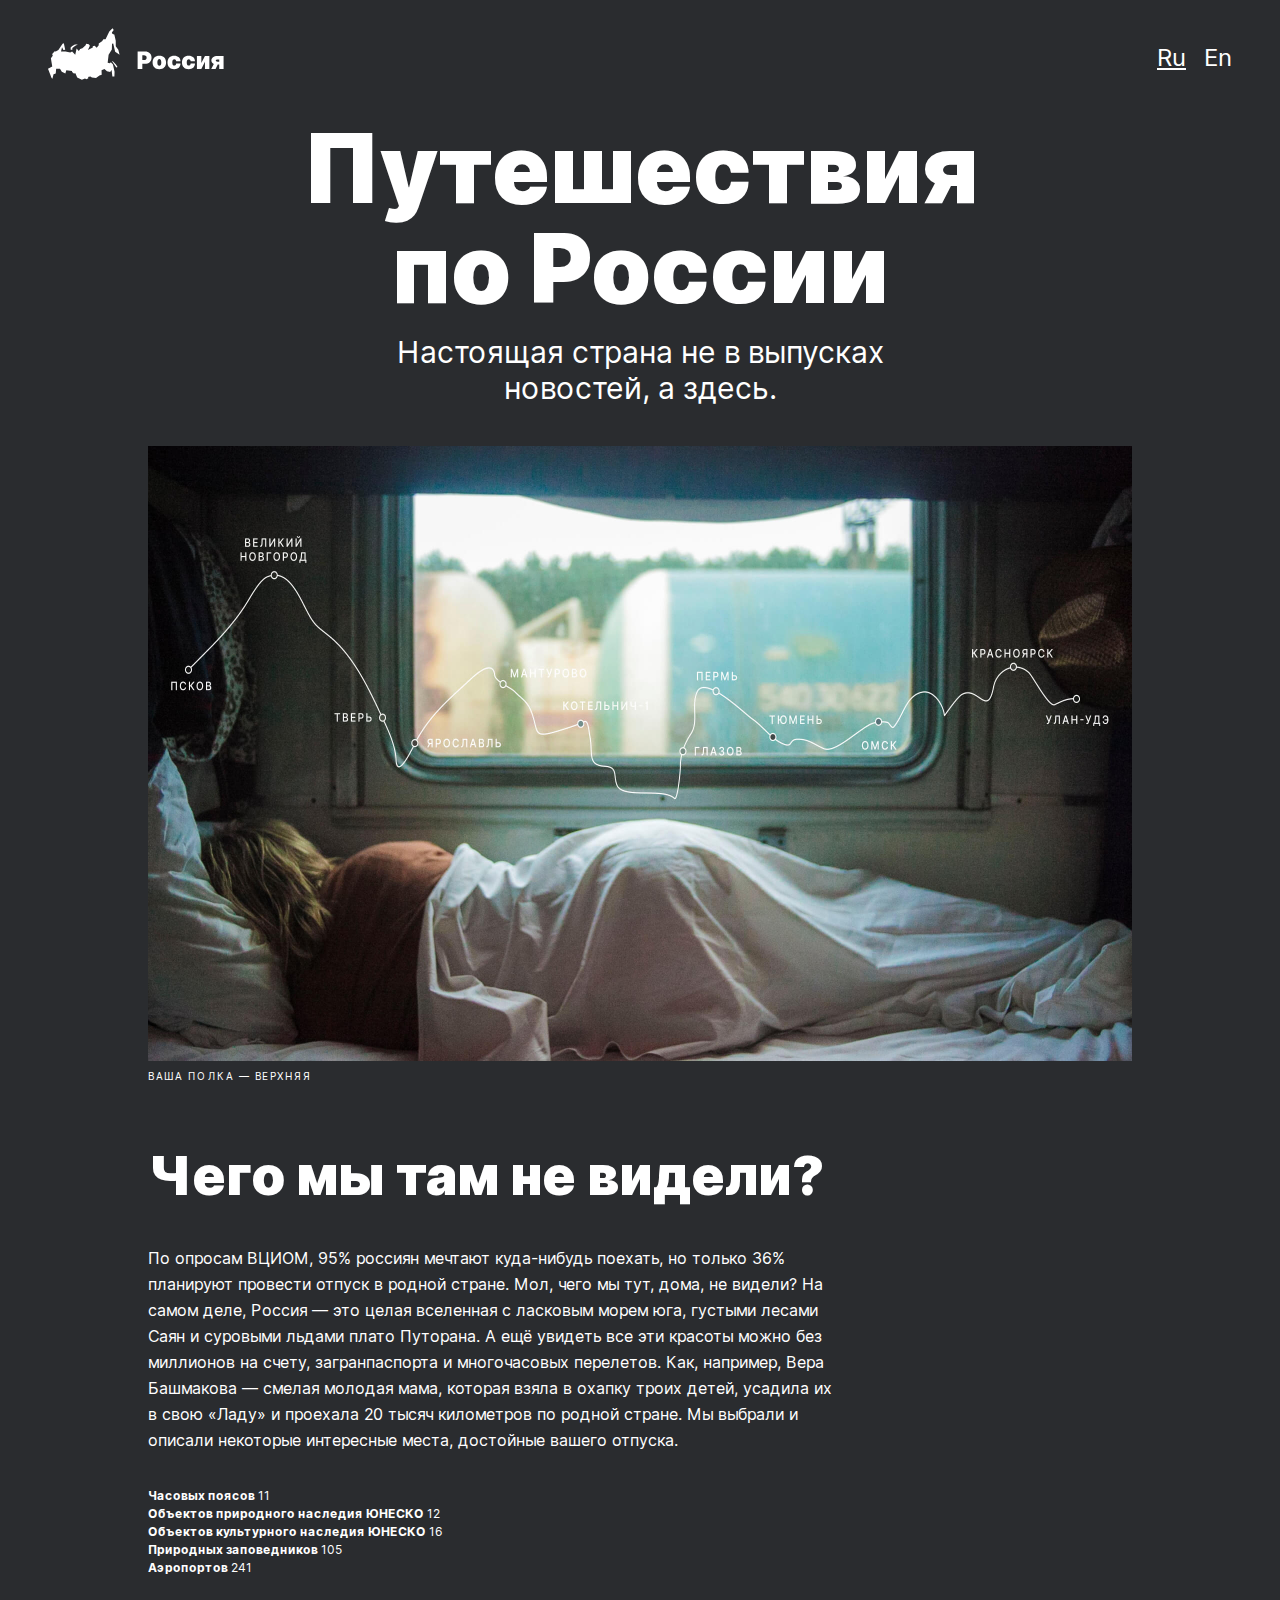
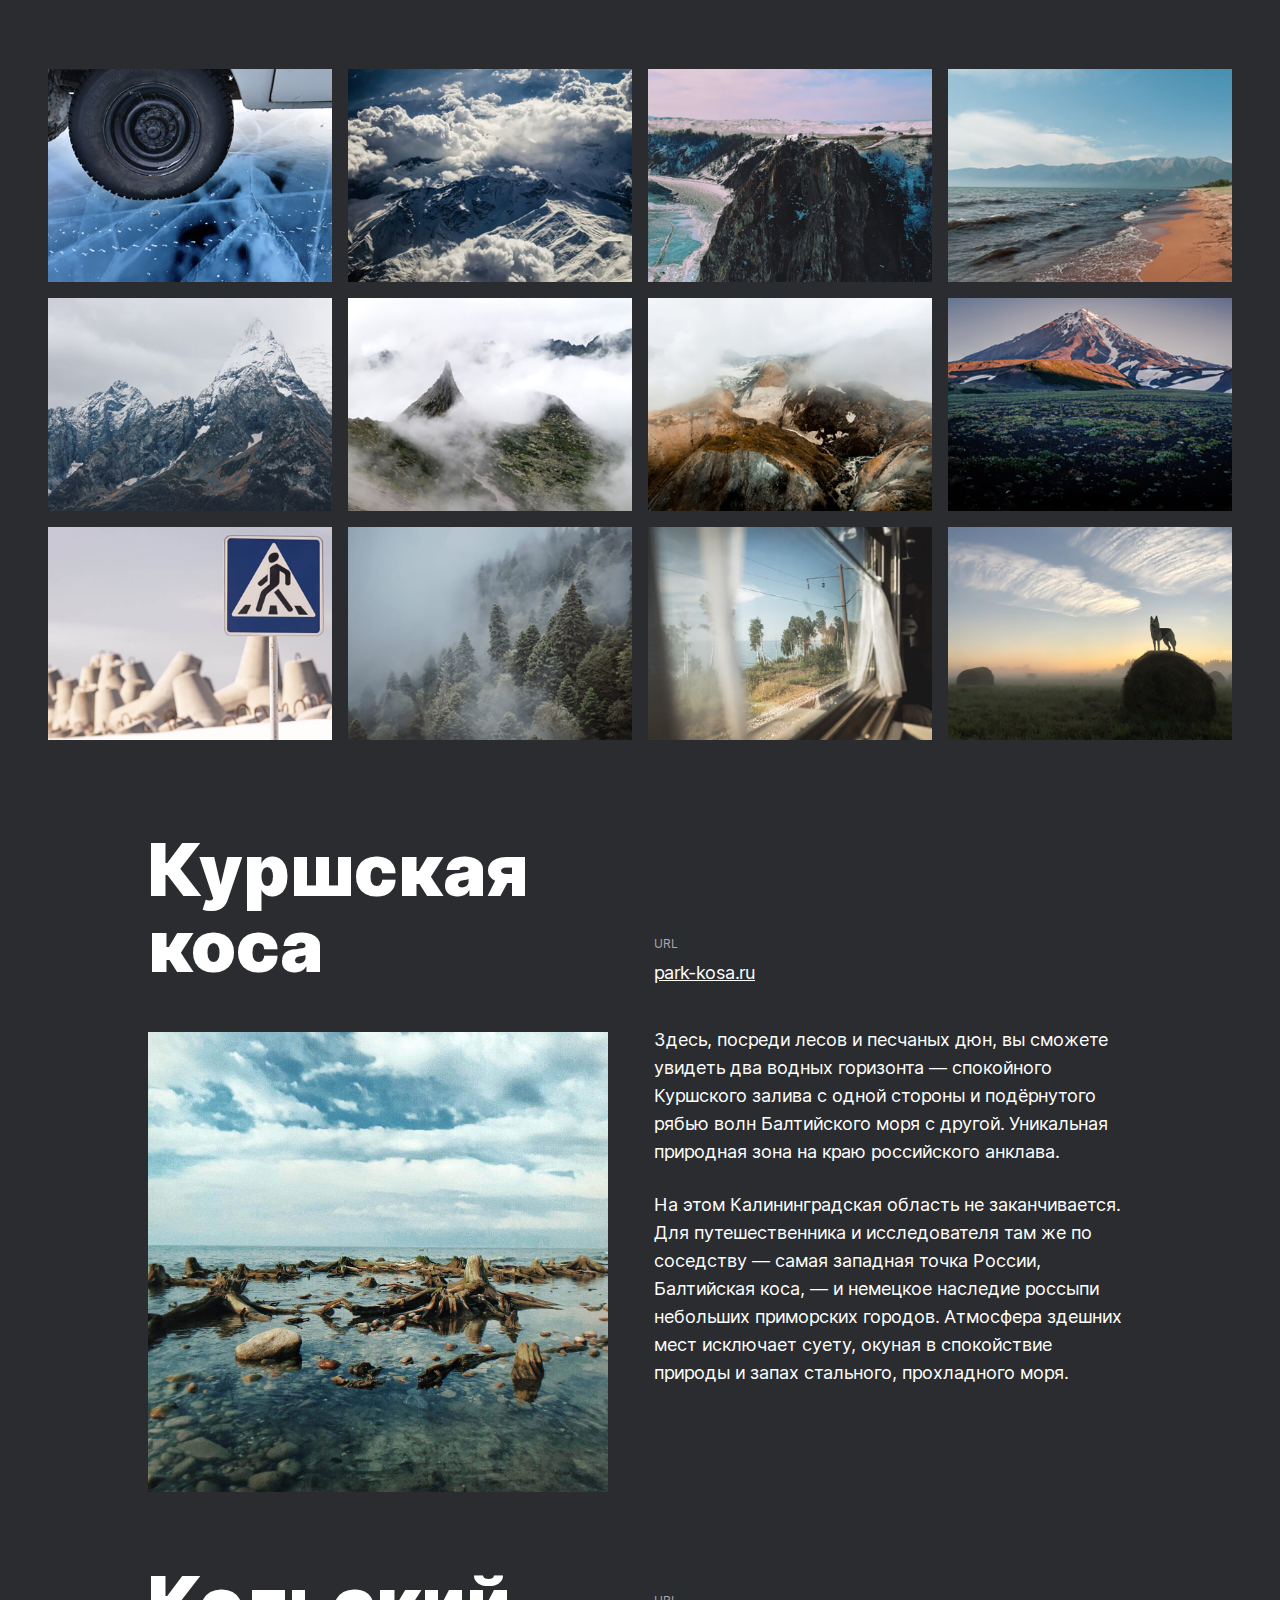
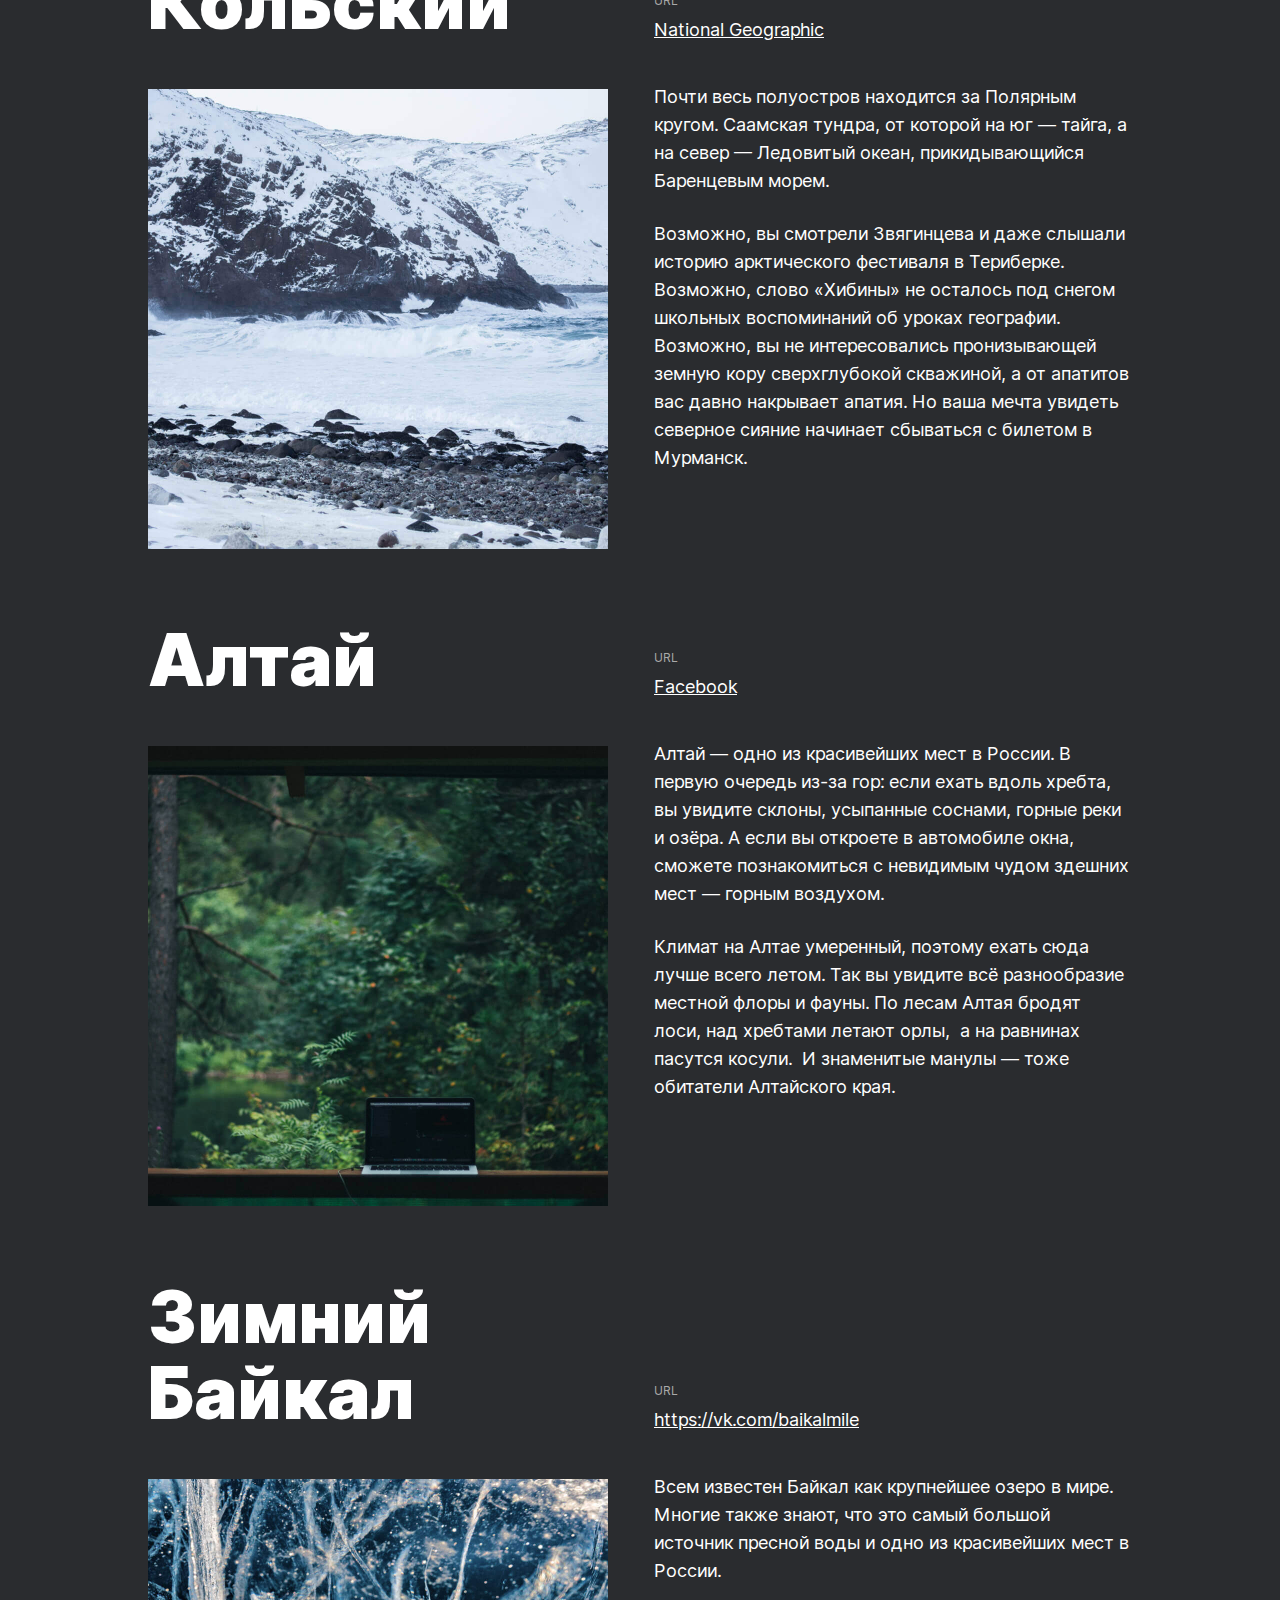
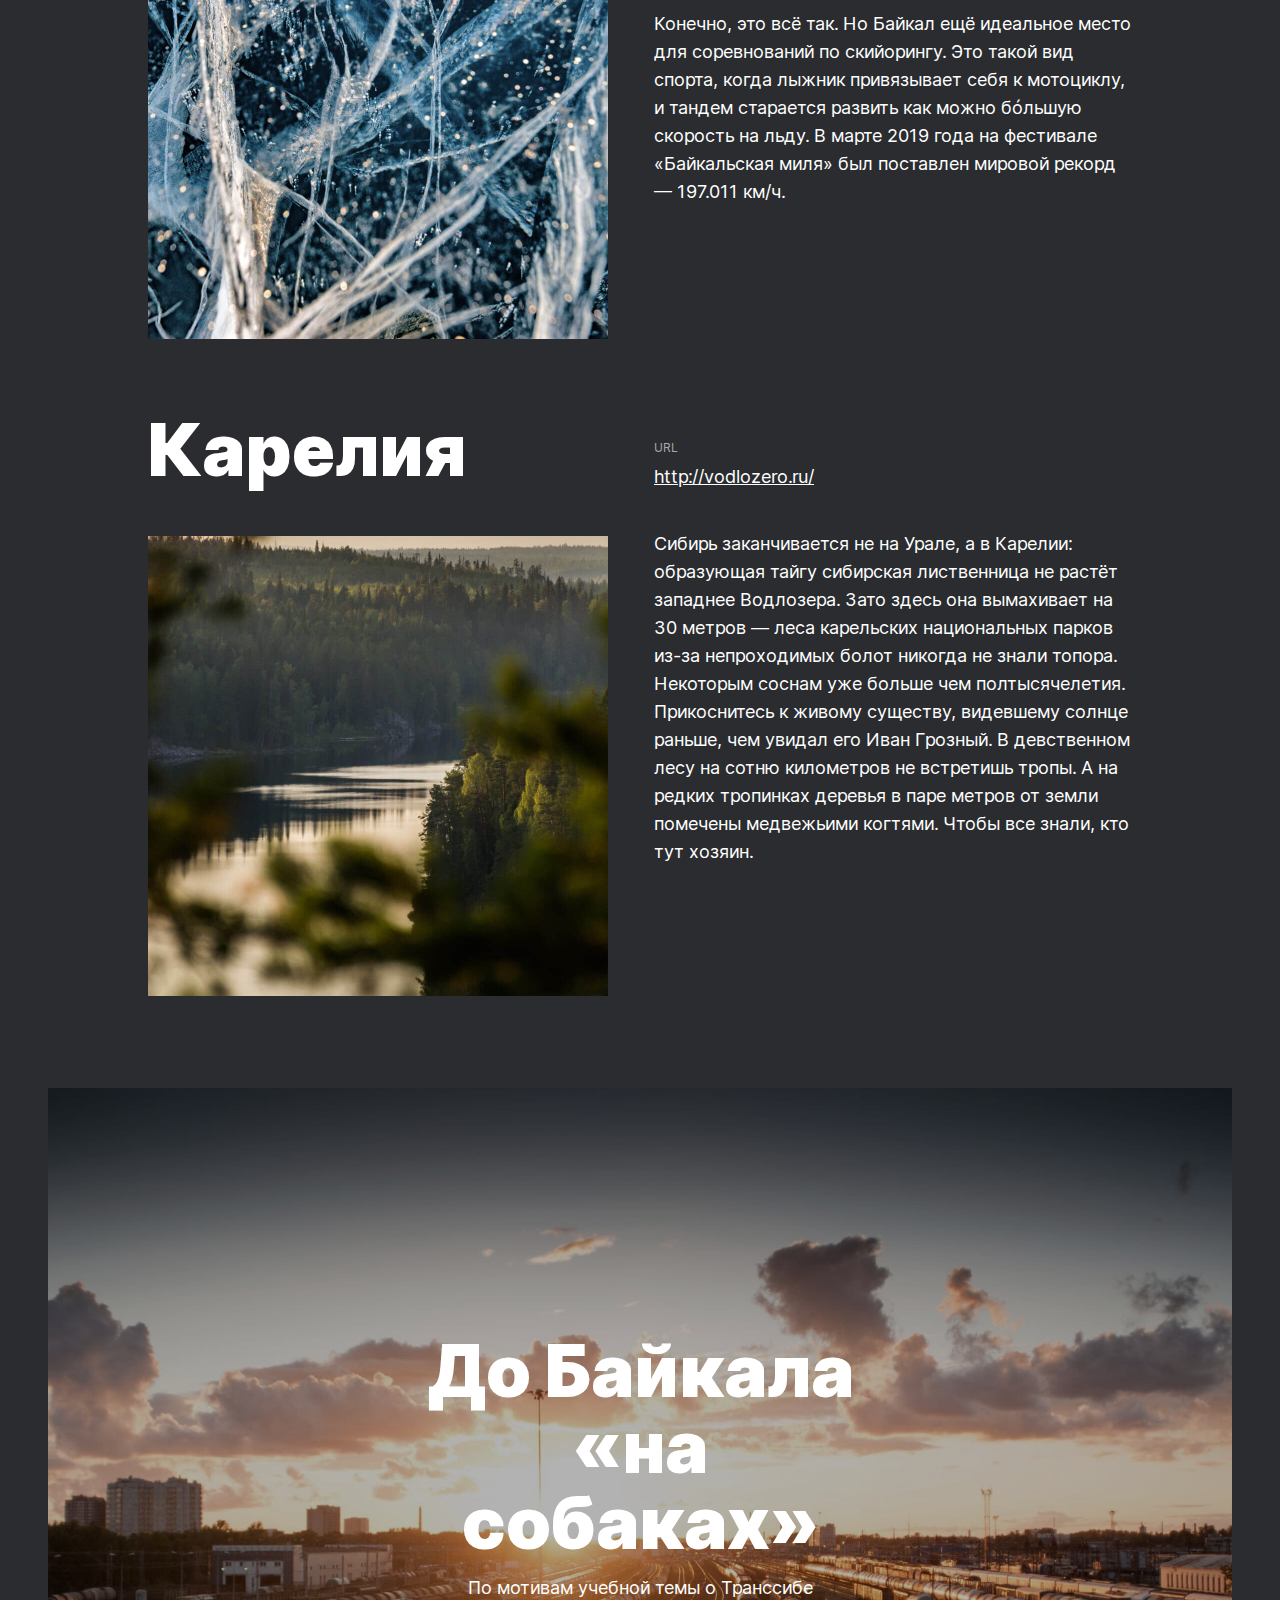
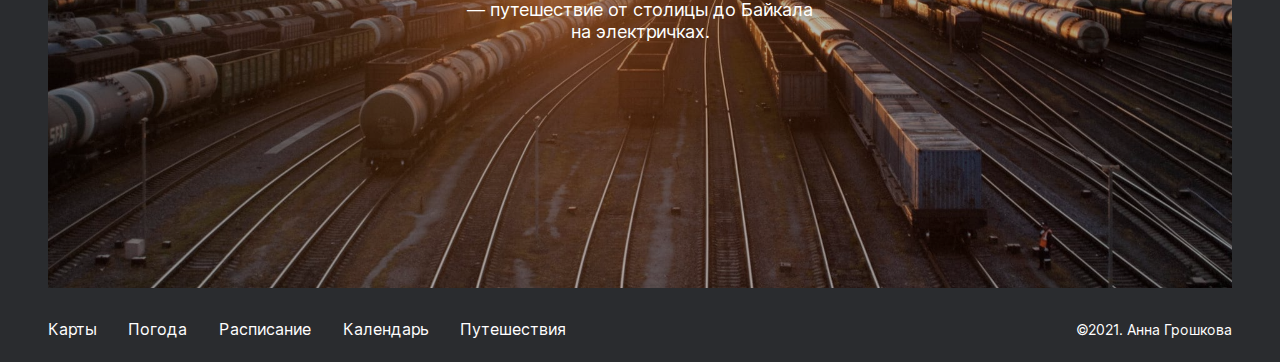
<file: index.html>
<!DOCTYPE html>
<html lang="ru">
  <head>
    <meta charset="UTF-8" />
    <meta name="viewport" content="width=device-width, initial-scale=1.0" />
    <title>Путешествие по России</title>
    <link rel="stylesheet" href="./pages/index.css" />
  </head>

  <body class="body">
    <div class="page">
      <header class="header">
        <img class="header__logo" src="./images/header-logo.svg" alt="Россия" />
        <ul class="header__languages">
          <li>
            <a class="header__lang-link header__lang-link_current" href="#"
              >Ru</a
            >
          </li>
          <li><a class="header__lang-link" href="#">En</a></li>
        </ul>
      </header>

      <main>
        <section class="lead">
          <h1 class="lead__title">Путешествия по России</h1>
          <h2 class="lead__subtitle">
            Настоящая страна не в выпусках новостей, а здесь.
          </h2>
          <img
            class="lead__image"
            src="./images/lead-polka.jpg"
            alt="Карта России"
          />
          <p class="lead__caption">ваша полка — верхняя</p>
        </section>

        <section class="intro">
          <p class="intro__title">Чего мы там не видели?</p>
          <p class="intro__text">
            По опросам ВЦИОМ, 95% россиян мечтают куда-нибудь поехать, но только
            36% планируют провести отпуск в родной стране. Мол, чего мы тут,
            дома, не видели? На самом деле, Россия — это целая вселенная с
            ласковым морем юга, густыми лесами Саян и суровыми льдами плато
            Путорана. А ещё увидеть все эти красоты можно без миллионов на
            счету, загранпаспорта и многочасовых перелетов. Как, например, Вера
            Башмакова — смелая молодая мама, которая взяла в охапку троих детей,
            усадила их в свою «Ладу» и проехала 20 тысяч километров по родной
            стране. Мы выбрали и описали некоторые интересные места, достойные
            вашего отпуска.
          </p>
          <ul class="intro__list">
            <li class="intro__list-item">
              Часовых поясов <span class="intro__number">11</span>
            </li>
            <li class="intro__list-item">
              Объектов природного наследия ЮНЕСКО
              <span class="intro__number">12</span>
            </li>
            <li class="intro__list-item">
              Объектов культурного наследия ЮНЕСКО
              <span class="intro__number">16</span>
            </li>
            <li class="intro__list-item">
              Природных заповедников <span class="intro__number">105</span>
            </li>
            <li class="intro__list-item">
              Аэропортов <span class="intro__number">241</span>
            </li>
          </ul>
        </section>

        <section class="photo-grid">
          <img
            class="photo-grid__item"
            src="./images/photo-grid-arisa.jpg"
            alt="Ариса"
          />
          <img
            class="photo-grid__item"
            src="./images/photo-grid-atharva-tulsi.jpg"
            alt="Облака"
          />
          <img
            class="photo-grid__item"
            src="./images/photo-grid-baikal-2.jpg"
            alt="Байкал"
          />
          <img
            class="photo-grid__item"
            src="./images/photo-grid-baikal.jpg"
            alt="Байкал"
          />
          <img
            class="photo-grid__item"
            src="./images/photo-grid-elbrus.jpg"
            alt="Эльбрус"
          />
          <img
            class="photo-grid__item"
            src="./images/photo-grid-ergaki.jpg"
            alt="Эргаки"
          />
          <img
            class="photo-grid__item"
            src="./images/photo-grid-kamchatka-1.jpg"
            alt="Камчатка"
          />
          <img
            class="photo-grid__item"
            src="./images/photo-grid-kamchatka-2.jpg"
            alt="Камчатка"
          />
          <img
            class="photo-grid__item"
            src="./images/photo-grid-kondratiev.jpg"
            alt="Кондратьев"
          />
          <img
            class="photo-grid__item"
            src="./images/photo-grid-sochi.jpg"
            alt="Сочи"
          />
          <img
            class="photo-grid__item"
            src="./images/photo-grid-train.jpg"
            alt="Поезд"
          />
          <img
            class="photo-grid__item"
            src="./images/photo-grid-tuman.jpg"
            alt="Туман"
          />
        </section>

        <section class="places">
          <div class="place">
            <h2 class="place__title">Куршская коса</h2>
            <div class="place__website">
              <h3 class="place__url-heading">URL</h3>
              <a class="place__link" href="http://park-kosa.ru">park-kosa.ru</a>
            </div>
            <img
              src="./images/place-kosa.jpg"
              class="place__image"
              alt="Куршская коса"
            />
            <div class="place__paragraphs">
              <p class="place__paragraph">
                Здесь, посреди лесов и песчаных дюн, вы сможете увидеть два
                водных горизонта — спокойного Куршского залива с одной стороны и
                подёрнутого рябью волн Балтийского моря с другой. Уникальная
                природная зона на краю российского анклава.
              </p>

              <p class="place__paragraph">
                На этом Калининградская область не заканчивается. Для
                путешественника и исследователя там же по соседству — самая
                западная точка России, Балтийская коса, — и немецкое наследие
                россыпи небольших приморских городов. Атмосфера здешних мест
                исключает суету, окуная в спокойствие природы и запах стального,
                прохладного моря.
              </p>
            </div>
          </div>

          <div class="place">
            <h2 class="place__title">Кольский</h2>
            <div class="place__website">
              <h3 class="place__url-heading">URL</h3>
              <a
                class="place__link"
                href="https://yourshot.nationalgeographic.com/photos/?keywords=kolskiy"
                >National Geographic</a
              >
            </div>
            <img
              src="./images/place-kolsky.jpg"
              class="place__image"
              alt="Кольский"
            />
            <div class="place__paragraphs">
              <p class="place__paragraph">
                Почти весь полуостров находится за Полярным кругом. Саамская
                тундра, от которой на юг — тайга, а на север — Ледовитый океан,
                прикидывающийся Баренцевым морем.
              </p>

              <p class="place__paragraph">
                Возможно, вы смотрели Звягинцева и даже слышали историю
                арктического фестиваля в Териберке. Возможно, слово «Хибины» не
                осталось под снегом школьных воспоминаний об уроках географии.
                Возможно, вы не интересовались пронизывающей земную кору
                сверхглубокой скважиной, а от апатитов вас давно накрывает
                апатия. Но ваша мечта увидеть северное сияние начинает сбываться
                с билетом в Мурманск.
              </p>
            </div>
          </div>

          <div class="place">
            <h2 class="place__title">Алтай</h2>
            <div class="place__website">
              <h3 class="place__url-heading">URL</h3>
              <a
                class="place__link"
                href="https://www.facebook.com/vera.bashmakova/posts/10156011613718822"
                >Facebook</a
              >
            </div>
            <img
              src="./images/place-altai.jpg"
              class="place__image"
              alt="Алтай"
            />
            <div class="place__paragraphs">
              <p class="place__paragraph">
                Алтай — одно из красивейших мест в России. В первую очередь
                из-за гор: если ехать вдоль хребта, вы увидите склоны, усыпанные
                соснами, горные реки и озёра. А если вы откроете в автомобиле
                окна, сможете познакомиться с невидимым чудом здешних мест —
                горным воздухом.
              </p>

              <p class="place__paragraph">
                Климат на Алтае умеренный, поэтому ехать сюда лучше всего летом.
                Так вы увидите всё разнообразие местной флоры и фауны. По лесам
                Алтая бродят лоси, над хребтами летают орлы,  а на равнинах
                пасутся косули.  И знаменитые манулы — тоже обитатели Алтайского
                края.
              </p>
            </div>
          </div>

          <div class="place">
            <h2 class="place__title">Зимний Байкал</h2>
            <div class="place__website">
              <h3 class="place__url-heading">URL</h3>
              <a class="place__link" href="https://vk.com/baikalmile"
                >https://vk.com/baikalmile</a
              >
            </div>
            <img
              src="./images/place-winter-baikal.jpg"
              class="place__image"
              alt="Зимний Байкал"
            />
            <div class="place__paragraphs">
              <p class="place__paragraph">
                Всем известен Байкал как крупнейшее озеро в мире. Многие также
                знают, что это самый большой источник пресной воды и одно из
                красивейших мест в России.
              </p>

              <p class="place__paragraph">
                Конечно, это всё так. Но Байкал ещё идеальное место
                для соревнований по скийорингу. Это такой вид спорта, когда
                лыжник привязывает себя к мотоциклу, и тандем старается развить
                как можно бóльшую скорость на льду. В марте 2019 года на
                фестивале «Байкальская миля» был поставлен мировой рекорд —
                197.011 км/ч.
              </p>
            </div>
          </div>

          <div class="place">
            <h2 class="place__title">Карелия</h2>
            <div class="place__website">
              <h3 class="place__url-heading">URL</h3>
              <a class="place__link" href="http://vodlozero.ru/"
                >http://vodlozero.ru/</a
              >
            </div>
            <img
              src="./images/place-karelia.jpg"
              class="place__image"
              alt="Карелия"
            />
            <div class="place__paragraphs">
              <p class="place__paragraph">
                Сибирь заканчивается не на Урале, а в Карелии: образующая тайгу
                сибирская лиственница не растёт западнее Водлозера. Зато здесь
                она вымахивает на 30 метров — леса карельских национальных
                парков из-за непроходимых болот никогда не знали топора.
                Некоторым соснам уже больше чем полтысячелетия. Прикоснитесь к
                живому существу, видевшему солнце раньше, чем увидал его Иван
                Грозный. В девственном лесу на сотню километров не встретишь
                тропы. А на редких тропинках деревья в паре метров от земли
                помечены медвежьими когтями. Чтобы все знали, кто тут хозяин.
              </p>
            </div>
          </div>
        </section>

        <section class="cover">
          <a
            class="cover__link"
            href="https://stampsy.com/na-elektrichkakh-do-baikala"
          >
            <div class="cover__text">
              <h2 class="cover__title">До Байкала «на собаках»</h2>

              <p class="cover__subtitle">
                По мотивам учебной темы о Транссибе — путешествие от столицы до
                Байкала на электричках.
              </p>
            </div>
          </a>
        </section>
      </main>

      <footer class="footer">
        <nav class="footer__links">
          <a class="footer__link" href="https://yandex.ru/maps">Карты</a>
          <a class="footer__link" href="https://yandex.ru/pogoda">Погода</a>
          <a class="footer__link" href="https://rasp.yandex.ru">Расписание</a>
          <a class="footer__link" href="https://calendar.yandex.ru"
            >Календарь</a
          >
          <a class="footer__link" href="https://travel.yandex.ru"
            >Путешествия</a
          >
        </nav>

        <p class="footer__copywrite">©2021. Анна Грошкова</p>
      </footer>
    </div>
  </body>
</html>
</file>
<file: pages/index.css>
@import url(../vendor/normalize.css);
@import url(../fonts/inter/inter.css);
@import url(../blocks/header/header.css);
@import url(../blocks/header/__logo/header__logo.css);
@import url(../blocks/page/page.css);
@import url(../blocks/header/__languages/header__languages.css);
@import url(../blocks/header/__lang-link/header__lang-link.css);
@import url(../blocks/header/__lang-link/_current/header__lang-link_current.css);
@import url(../blocks/lead/lead.css);
@import url(../blocks/lead/__caption/lead__caption.css);
@import url(../blocks/lead/__image/lead__image.css);
@import url(../blocks/lead/__subtitle/lead__subtitle.css);
@import url(../blocks/lead/__title/lead__title.css);
@import url(../blocks/intro/intro.css);
@import url(../blocks/intro/__list/intro__list.css);
@import url(../blocks/intro/__text/intro__text.css);
@import url(../blocks/intro/__title/intro__title.css);
@import url(../blocks/intro/__number/intro__number.css);
@import url(../blocks/photo-grid/photo-grid.css);
@import url(../blocks/photo-grid/__item/photo-grid__item.css);
@import url(../blocks/places/places.css);
@import url(../blocks/place/place.css);
@import url(../blocks/place/__image/place__image.css);
@import url(../blocks/place/__link/place__link.css);
@import url(../blocks/place/__link/place__link.css);
@import url(../blocks/place/__title/place__title.css);
@import url(../blocks/place/__url-headig/place__url-heading.css);
@import url(../blocks/place/__website/place__website.css);
@import url(../blocks/place/__paragraphs/place__paragraphs.css);
@import url(../blocks/place/__paragraph/place__paragraph.css);
@import url(../blocks/cover/cover.css);
@import url(../blocks/cover/__link/cover__link.css);
@import url(../blocks/cover/__subtitle/cover__subtitle.css);
@import url(../blocks/cover/__title/cover__title.css);
@import url(../blocks/cover/__text/cover__text.css);
@import url(../blocks/footer/footer.css);
@import url(../blocks/footer/__links/footer__links.css);
@import url(../blocks/footer/__link/footer__link.css);
@import url(../blocks/footer/__copywrite/footer__copywrite.css);

.body {
  background-color: #2a2c2f;
}
</file>
